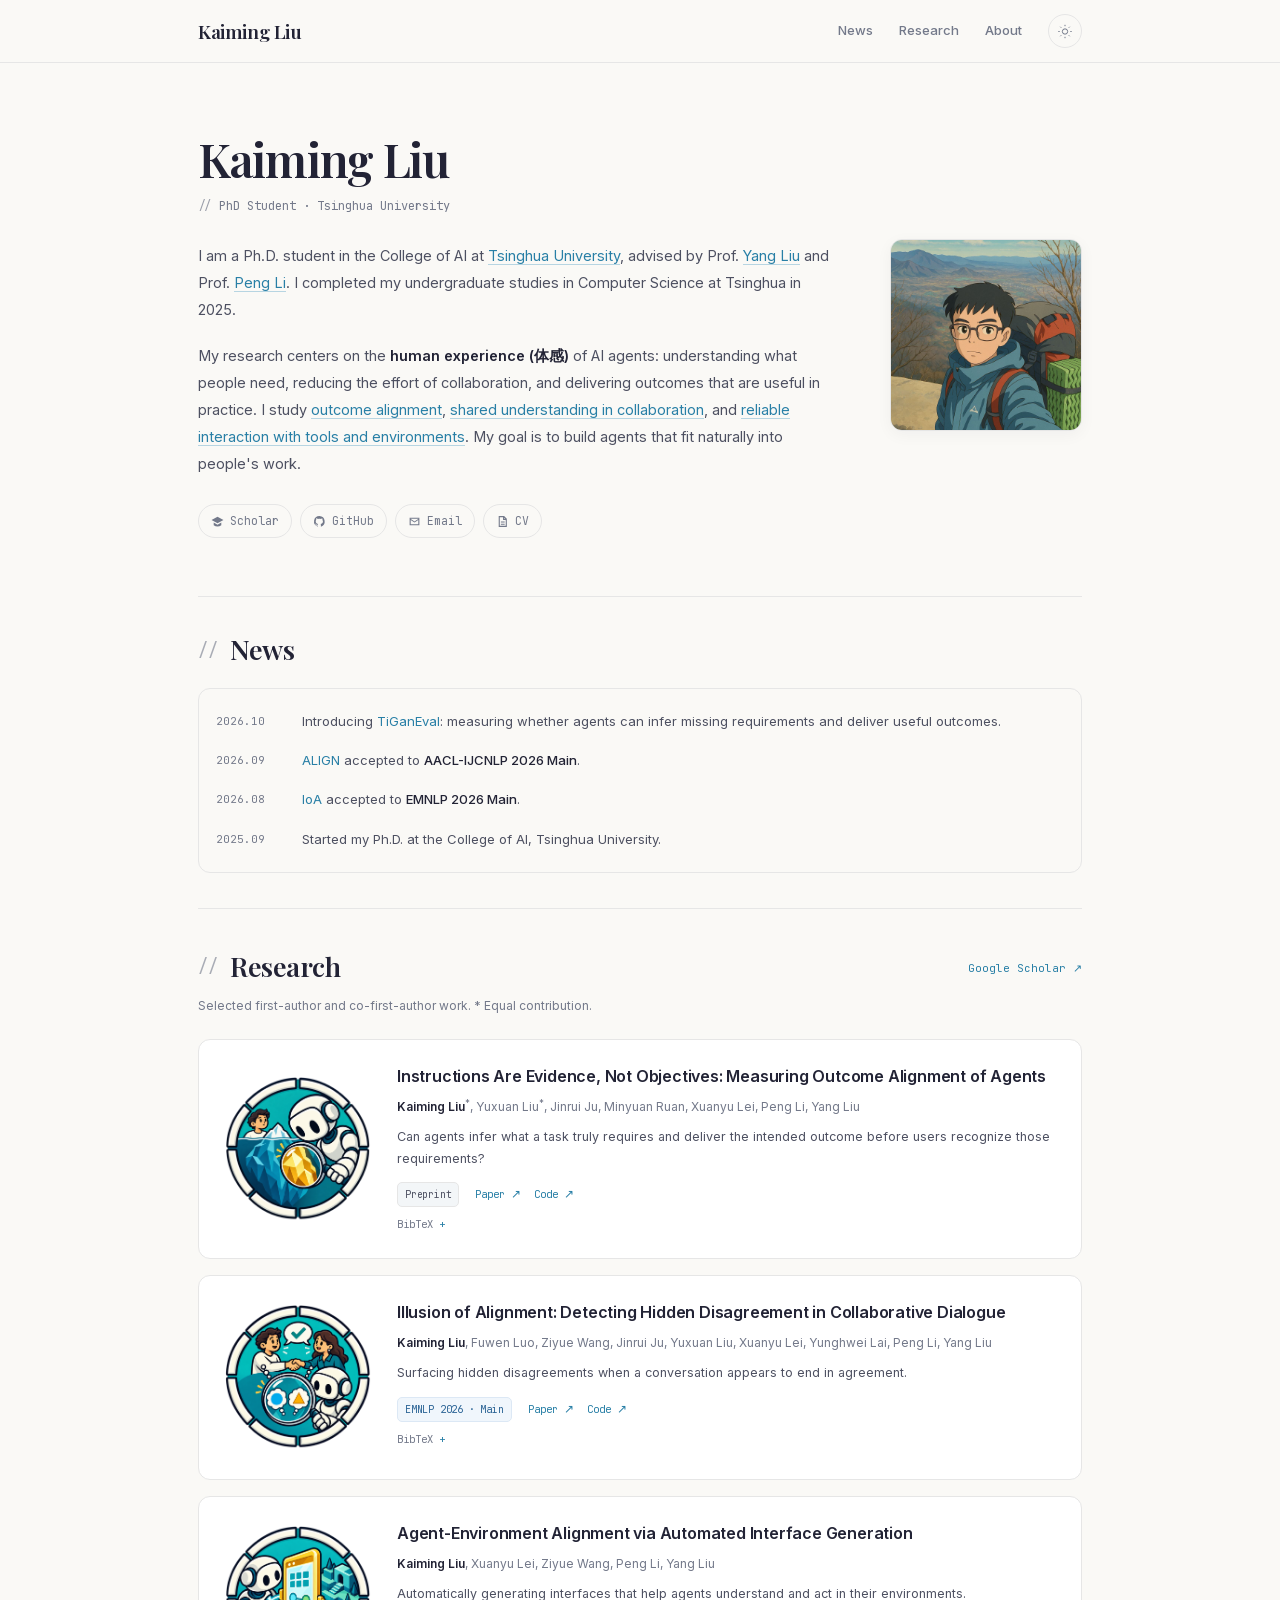
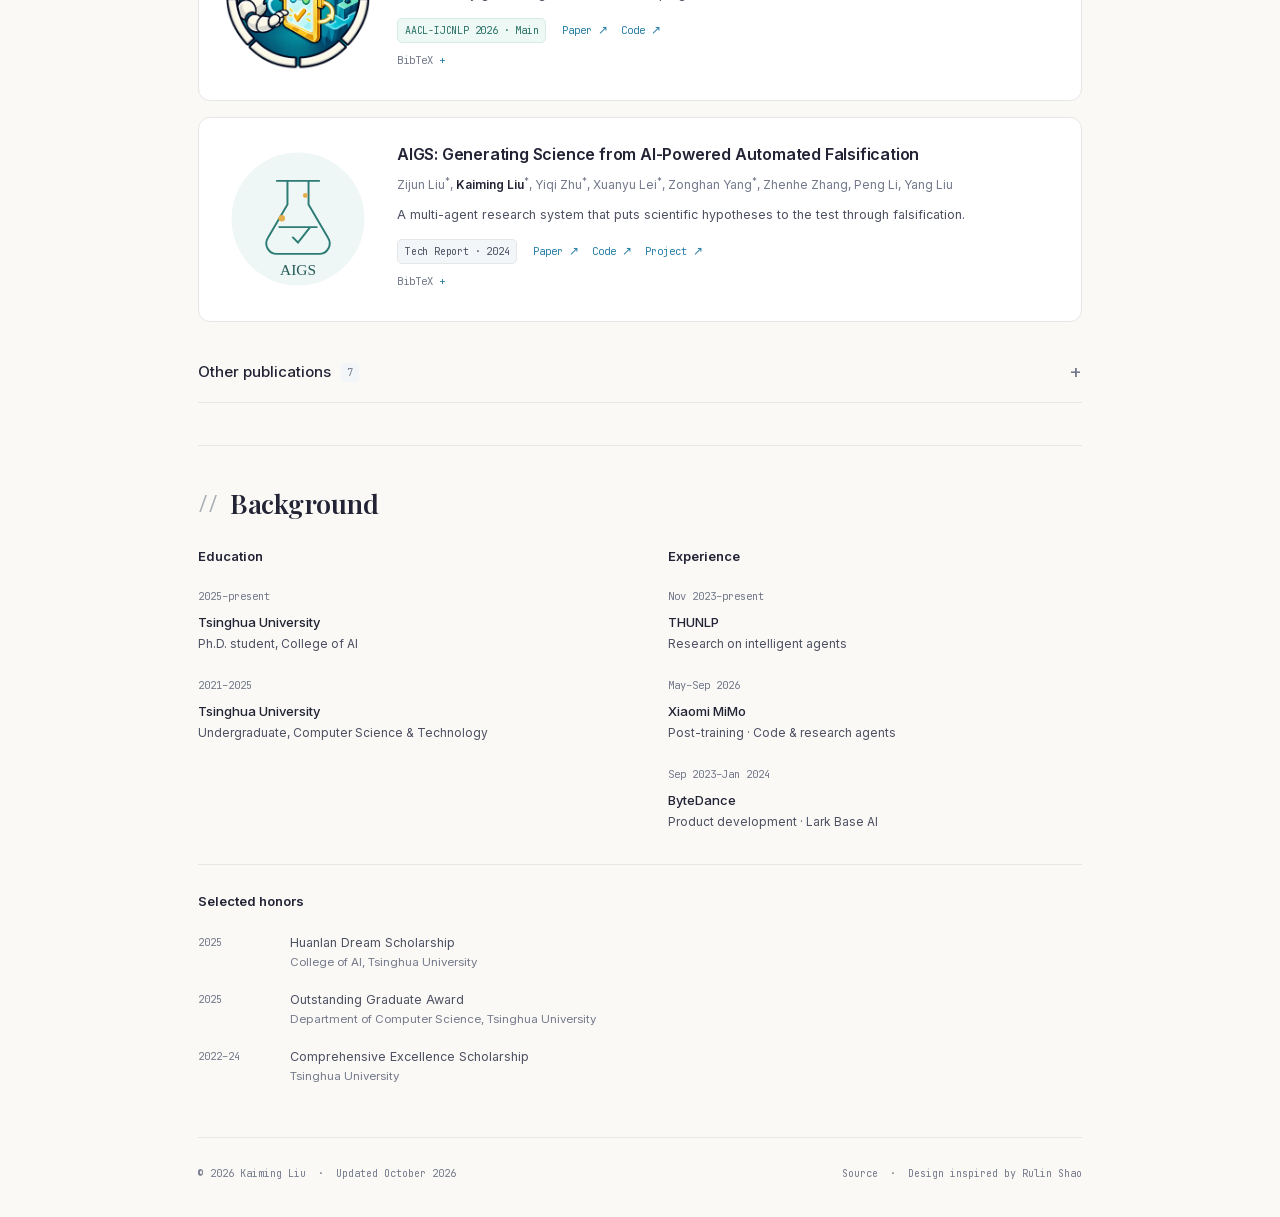
<file: index.html>
<!doctype html>
<html lang="en" data-theme="light">
<head>
  <meta charset="utf-8">
  <meta name="viewport" content="width=device-width, initial-scale=1">
  <meta name="color-scheme" content="light dark">
  <title>Kaiming Liu | Tsinghua University</title>
  <meta name="description" content="Kaiming Liu is a Ph.D. student at Tsinghua University studying the human experience of AI agents, outcome alignment, and human–agent collaboration.">
  <link rel="canonical" href="https://kming-l.github.io/">
  <meta property="og:type" content="website">
  <meta property="og:title" content="Kaiming Liu | Tsinghua University">
  <meta property="og:description" content="Building AI agents that understand what people need, collaborate naturally, and deliver useful outcomes.">
  <meta property="og:url" content="https://kming-l.github.io/">
  <meta property="og:image" content="https://kming-l.github.io/assets/portrait.jpg">
  <meta name="twitter:card" content="summary">
  <meta name="theme-color" content="#faf9f6">
  <link rel="icon" href="assets/favicon.svg" type="image/svg+xml">
  <link rel="stylesheet" href="assets/fonts/fonts.css">
  <link rel="stylesheet" href="assets/site.css">
  <script>try{const t=localStorage.getItem('kaiming-theme');if(t==='dark'||t==='light')document.documentElement.dataset.theme=t}catch{}</script>
  <script src="assets/site.js" defer></script>
  <script type="application/ld+json">{"@context":"https://schema.org","@type":"Person","name":"Kaiming Liu","url":"https://kming-l.github.io/","image":"https://kming-l.github.io/assets/portrait.jpg","jobTitle":"Ph.D. student","affiliation":{"@type":"CollegeOrUniversity","name":"Tsinghua University"},"sameAs":["https://github.com/KMing-L","https://scholar.google.com/citations?user=X9bm8UMAAAAJ&hl=en"]}</script>
</head>
<body>
  <a class="skip-link" href="#main">Skip to content</a>
  <header class="site-header">
    <nav class="nav-inner" aria-label="Main navigation">
      <a class="wordmark" href="#top">Kaiming Liu</a>
      <div class="nav-items"><a href="#news">News</a><a href="#research">Research</a><a href="#about">About</a>
        <button id="theme-toggle" type="button" aria-label="Switch to dark theme" aria-pressed="false" title="Switch theme" hidden>
          <svg class="sun-icon" viewBox="0 0 24 24" fill="none" stroke="currentColor" stroke-width="1.5" aria-hidden="true"><circle cx="12" cy="12" r="4"/><path d="M12 2v2m0 16v2M2 12h2m16 0h2M4.9 4.9l1.4 1.4m11.4 11.4 1.4 1.4M4.9 19.1l1.4-1.4M17.7 6.3l1.4-1.4"/></svg>
          <svg class="moon-icon" viewBox="0 0 24 24" fill="none" stroke="currentColor" stroke-width="1.5" aria-hidden="true"><path d="M20.7 13.3A8.9 8.9 0 0 1 10.7 3.3 9 9 0 1 0 20.7 13.3Z"/></svg>
        </button>
      </div>
    </nav>
  </header>
  <main id="main" class="page-shell">
    <section class="intro" id="top" aria-labelledby="name">
      <div class="intro-main">
        <h1 id="name">Kaiming Liu</h1>
        <p class="affiliation"><span aria-hidden="true">// </span>PhD Student · Tsinghua University</p>
        <div class="bio">
          <p>I am a Ph.D. student in the College of AI at <a href="https://www.tsinghua.edu.cn/en/">Tsinghua University</a>, advised by Prof. <a href="https://nlp.csai.tsinghua.edu.cn/~ly/">Yang Liu</a> and Prof. <a href="https://lpeng.net/">Peng Li</a>. I completed my undergraduate studies in Computer Science at Tsinghua in 2025.</p>
          <p>My research centers on the <strong>human experience (<span lang="zh-CN">体感</span>)</strong> of AI agents: understanding what people need, reducing the effort of collaboration, and delivering outcomes that are useful in practice. I study <a href="#tigan">outcome alignment</a>, <a href="#ioa">shared understanding in collaboration</a>, and <a href="#align">reliable interaction with tools and environments</a>. My goal is to build agents that fit naturally into people&#x27;s work.</p>
        </div>
        <div class="contact-links" aria-label="Profile and contact links">
          <a href="https://scholar.google.com/citations?user=X9bm8UMAAAAJ&amp;hl=en"><svg viewBox="0 0 24 24" aria-hidden="true"><path d="m12 3 11 6-11 6L1 9Zm-7 11 7 4 7-4v5c-4 3-10 3-14 0Z"/></svg>Scholar</a>
          <a href="https://github.com/KMing-L"><svg viewBox="0 0 24 24" aria-hidden="true"><path d="M12 2a10 10 0 0 0-3.2 19.5v-2c-2.8.6-3.4-1.2-3.4-1.2-.5-1.2-1.1-1.5-1.1-1.5-.9-.6.1-.6.1-.6 1 .1 1.5 1.1 1.5 1.1.9 1.5 2.3 1 2.9.8.1-.7.4-1.2.7-1.5-2.2-.3-4.5-1.1-4.5-5 0-1.1.4-2 1-2.7-.1-.3-.4-1.3.1-2.7 0 0 .8-.3 2.8 1A10 10 0 0 1 12 7c.9 0 1.7.1 2.5.3 2-1.3 2.8-1 2.8-1 .5 1.4.2 2.4.1 2.7.7.7 1 1.6 1 2.7 0 3.9-2.3 4.7-4.5 5 .4.3.7.9.7 1.8v3A10 10 0 0 0 12 2Z"/></svg>GitHub</a>
          <a href="mailto:chatkming@gmail.com"><svg viewBox="0 0 24 24" aria-hidden="true"><path d="M3 5h18v14H3Zm1.5 2 7.5 5 7.5-5H4.5ZM5 17h14V9l-7 4.7L5 9Z"/></svg>Email</a>
          <a href="cv.html"><svg viewBox="0 0 24 24" aria-hidden="true"><path d="M5 2h10l5 5v15H5Zm2 2v16h11V9h-5V4H7Zm8 1v2h2ZM9 12h7v2H9Zm0 4h7v2H9Z"/></svg>CV</a>
        </div>
      </div>
      <figure class="portrait"><img src="assets/portrait.jpg" width="1024" height="1024" alt="Illustrated hiking portrait of Kaiming Liu" fetchpriority="high"></figure>
    </section>

    <section class="page-section news-section" id="news" aria-labelledby="news-title">
      <h2 id="news-title"><span aria-hidden="true">//</span> News</h2>
      <div class="news-list">
        <div class="news-item"><time datetime="2026-10-13">2026.10</time><p>Introducing <a href="#tigan">TiGanEval</a>: measuring whether agents can infer missing requirements and deliver useful outcomes.</p></div>
        <div class="news-item"><time datetime="2026-09">2026.09</time><p><a href="#align">ALIGN</a> accepted to <strong>AACL-IJCNLP 2026 Main</strong>.</p></div>
        <div class="news-item"><time datetime="2026-08">2026.08</time><p><a href="#ioa">IoA</a> accepted to <strong>EMNLP 2026 Main</strong>.</p></div>
        <div class="news-item"><time datetime="2025-09">2025.09</time><p>Started my Ph.D. at the College of AI, Tsinghua University.</p></div>
      </div>
    </section>

    <section class="page-section" id="research" aria-labelledby="research-title">
      <div class="section-heading"><h2 id="research-title"><span aria-hidden="true">//</span> Research</h2><a class="section-link" href="https://scholar.google.com/citations?user=X9bm8UMAAAAJ&amp;hl=en">Google Scholar <span aria-hidden="true">↗</span></a></div>
      <p class="section-note">Selected first-author and co-first-author work. <span>* Equal contribution.</span></p>
      <div class="paper-list"><article class="paper-card" id="tigan">
      <a class="paper-art" href="https://arxiv.org/abs/2610.17757" aria-label="Read Instructions Are Evidence, Not Objectives: Measuring Outcome Alignment of Agents">
        <img src="assets/tigan.png" width="180" height="180" alt="TiGanEval" loading="lazy">
      </a>
      <div class="paper-body">
        <h3><a href="https://arxiv.org/abs/2610.17757">Instructions Are Evidence, Not Objectives: Measuring Outcome Alignment of Agents</a></h3>
        <p class="authors"><strong>Kaiming Liu</strong><sup>*</sup>, Yuxuan Liu<sup>*</sup>, Jinrui Ju, Minyuan Ruan, Xuanyu Lei, Peng Li, Yang Liu</p>
        <p class="paper-description">Can agents infer what a task truly requires and deliver the intended outcome before users recognize those requirements?</p>
        <div class="paper-bottom"><span class="venue neutral">Preprint</span><div class="paper-links"><a href="https://arxiv.org/abs/2610.17757">Paper <span aria-hidden="true">↗</span></a><a href="https://github.com/THUNLP-MT/TiGanEval">Code <span aria-hidden="true">↗</span></a></div></div>
        <details class="citation"><summary>BibTeX</summary><div class="citation-panel"><button class="copy-citation" type="button">Copy citation</button><pre tabindex="0">@misc{tigan2026,
  title = {Instructions Are Evidence, Not Objectives: Measuring Outcome Alignment of Agents},
  author = {Kaiming Liu and Yuxuan Liu and Jinrui Ju and Minyuan Ruan and Xuanyu Lei and Peng Li and Yang Liu},
  year = {2026},
  eprint = {2610.17757},
  archivePrefix = {arXiv},
  url = {https://arxiv.org/abs/2610.17757}
}</pre></div></details>
      </div>
    </article>
<article class="paper-card" id="ioa">
      <a class="paper-art" href="https://arxiv.org/abs/2608.08210" aria-label="Read Illusion of Alignment: Detecting Hidden Disagreement in Collaborative Dialogue">
        <img src="assets/ioa.png" width="180" height="180" alt="IoA" loading="lazy">
      </a>
      <div class="paper-body">
        <h3><a href="https://arxiv.org/abs/2608.08210">Illusion of Alignment: Detecting Hidden Disagreement in Collaborative Dialogue</a></h3>
        <p class="authors"><strong>Kaiming Liu</strong>, Fuwen Luo, Ziyue Wang, Jinrui Ju, Yuxuan Liu, Xuanyu Lei, Yunghwei Lai, Peng Li, Yang Liu</p>
        <p class="paper-description">Surfacing hidden disagreements when a conversation appears to end in agreement.</p>
        <div class="paper-bottom"><span class="venue blue">EMNLP 2026 · Main</span><div class="paper-links"><a href="https://arxiv.org/abs/2608.08210">Paper <span aria-hidden="true">↗</span></a><a href="https://github.com/THUNLP-MT/IoA">Code <span aria-hidden="true">↗</span></a></div></div>
        <details class="citation"><summary>BibTeX</summary><div class="citation-panel"><button class="copy-citation" type="button">Copy citation</button><pre tabindex="0">@misc{ioa2026,
  title = {Illusion of Alignment: Detecting Hidden Disagreement in Collaborative Dialogue},
  author = {Kaiming Liu and Fuwen Luo and Ziyue Wang and Jinrui Ju and Yuxuan Liu and Xuanyu Lei and Yunghwei Lai and Peng Li and Yang Liu},
  year = {2026},
  eprint = {2608.08210},
  archivePrefix = {arXiv},
  url = {https://arxiv.org/abs/2608.08210}
}</pre></div></details>
      </div>
    </article>
<article class="paper-card" id="align">
      <a class="paper-art" href="https://arxiv.org/abs/2505.21055" aria-label="Read Agent-Environment Alignment via Automated Interface Generation">
        <img src="assets/align.png" width="180" height="180" alt="ALIGN" loading="lazy">
      </a>
      <div class="paper-body">
        <h3><a href="https://arxiv.org/abs/2505.21055">Agent-Environment Alignment via Automated Interface Generation</a></h3>
        <p class="authors"><strong>Kaiming Liu</strong>, Xuanyu Lei, Ziyue Wang, Peng Li, Yang Liu</p>
        <p class="paper-description">Automatically generating interfaces that help agents understand and act in their environments.</p>
        <div class="paper-bottom"><span class="venue teal">AACL-IJCNLP 2026 · Main</span><div class="paper-links"><a href="https://arxiv.org/abs/2505.21055">Paper <span aria-hidden="true">↗</span></a><a href="https://github.com/THUNLP-MT/ALIGN">Code <span aria-hidden="true">↗</span></a></div></div>
        <details class="citation"><summary>BibTeX</summary><div class="citation-panel"><button class="copy-citation" type="button">Copy citation</button><pre tabindex="0">@misc{align2025,
  title = {Agent-Environment Alignment via Automated Interface Generation},
  author = {Kaiming Liu and Xuanyu Lei and Ziyue Wang and Peng Li and Yang Liu},
  year = {2025},
  eprint = {2505.21055},
  archivePrefix = {arXiv},
  url = {https://arxiv.org/abs/2505.21055}
}</pre></div></details>
      </div>
    </article>
<article class="paper-card" id="aigs">
      <a class="paper-art" href="https://arxiv.org/abs/2411.11910" aria-label="Read AIGS: Generating Science from AI-Powered Automated Falsification">
        <img src="assets/aigs.svg" width="180" height="180" alt="AIGS" loading="lazy">
      </a>
      <div class="paper-body">
        <h3><a href="https://arxiv.org/abs/2411.11910">AIGS: Generating Science from AI-Powered Automated Falsification</a></h3>
        <p class="authors">Zijun Liu<sup>*</sup>, <strong>Kaiming Liu</strong><sup>*</sup>, Yiqi Zhu<sup>*</sup>, Xuanyu Lei<sup>*</sup>, Zonghan Yang<sup>*</sup>, Zhenhe Zhang, Peng Li, Yang Liu</p>
        <p class="paper-description">A multi-agent research system that puts scientific hypotheses to the test through falsification.</p>
        <div class="paper-bottom"><span class="venue neutral">Tech Report · 2024</span><div class="paper-links"><a href="https://arxiv.org/abs/2411.11910">Paper <span aria-hidden="true">↗</span></a><a href="https://github.com/AgentForceTeamOfficial/Baby-AIGS">Code <span aria-hidden="true">↗</span></a><a href="https://agent-force.github.io/AIGS/">Project <span aria-hidden="true">↗</span></a></div></div>
        <details class="citation"><summary>BibTeX</summary><div class="citation-panel"><button class="copy-citation" type="button">Copy citation</button><pre tabindex="0">@misc{aigs2024,
  title = {AIGS: Generating Science from AI-Powered Automated Falsification},
  author = {Zijun Liu and Kaiming Liu and Yiqi Zhu and Xuanyu Lei and Zonghan Yang and Zhenhe Zhang and Peng Li and Yang Liu},
  year = {2024},
  eprint = {2411.11910},
  archivePrefix = {arXiv},
  url = {https://arxiv.org/abs/2411.11910}
}</pre></div></details>
      </div>
    </article></div>
      <details class="other-publications" id="other-publications"><summary>Other publications <span class="count">7</span><span class="expand-mark" aria-hidden="true">+</span></summary><div class="other-list"><article class="compact-paper" id="mimo"><h3><a href="https://arxiv.org/abs/2610.11959">MiMo-V2.6: Scaling Reinforcement Learning Towards Self-Improvement</a></h3><p class="authors">Xiaomi LLM-Core Team</p><p class="compact-venue">Tech Report · 2026 <span aria-hidden="true">·</span> <a href="https://arxiv.org/abs/2610.11959">Paper ↗</a></p></article>
<article class="compact-paper" id="state2state"><h3><a href="https://arxiv.org/abs/2608.04934">State2State: Environment-Derived Mid-Training for LLM Agents</a></h3><p class="authors">Xuanyu Lei, Yiqi Zhu, Chenliang Li, <strong>Kaiming Liu</strong>, Peng Li, Ming Yan, Jieping Ye, Ya-Qin Zhang, Yang Liu</p><p class="compact-venue">Preprint · 2026 <span aria-hidden="true">·</span> <a href="https://arxiv.org/abs/2608.04934">Paper ↗</a></p></article>
<article class="compact-paper" id="beyond-words"><h3><a href="https://arxiv.org/abs/2602.13832">Beyond Words: Evaluating and Bridging Epistemic Divergence in User-Agent Interaction via Theory of Mind</a></h3><p class="authors">Minyuan Ruan<sup>*</sup>, Ziyue Wang<sup>*</sup>, <strong>Kaiming Liu</strong>, Yunghwei Lai, Peng Li, Yang Liu</p><p class="compact-venue">Preprint · 2026 <span aria-hidden="true">·</span> <a href="https://arxiv.org/abs/2602.13832">Paper ↗</a></p></article>
<article class="compact-paper" id="doctor-r1"><h3><a href="https://arxiv.org/abs/2510.04284">Doctor-R1: Mastering Clinical Inquiry with Experiential Agentic Reinforcement Learning</a></h3><p class="authors">Yunghwei Lai, <strong>Kaiming Liu</strong>, Ziyue Wang, Weizhi Ma, Yang Liu</p><p class="compact-venue">ICLR 2026 <span aria-hidden="true">·</span> <a href="https://arxiv.org/abs/2510.04284">Paper ↗</a></p></article>
<article class="compact-paper" id="writing-rl"><h3><a href="https://aclanthology.org/2026.acl-long.255/">Writing-RL: Advancing Long-form Writing via Adaptive Curriculum Reinforcement Learning</a></h3><p class="authors">Xuanyu Lei, Chenliang Li, Yuning Wu, <strong>Kaiming Liu</strong>, Weizhou Shen, Peng Li, Ming Yan, Fei Huang, Ya-Qin Zhang, Yang Liu</p><p class="compact-venue">ACL 2026 · Main <span aria-hidden="true">·</span> <a href="https://aclanthology.org/2026.acl-long.255/">Paper ↗</a></p></article>
<article class="compact-paper" id="edc2-rag"><h3><a href="https://aclanthology.org/2025.findings-emnlp.522/">Efficient Dynamic Clustering-Based Document Compression for Retrieval-Augmented-Generation</a></h3><p class="authors">Weitao Li, Xiangyu Zhang, <strong>Kaiming Liu</strong>, Xuanyu Lei, Weizhi Ma, Yang Liu</p><p class="compact-venue">EMNLP 2025 · Findings <span aria-hidden="true">·</span> <a href="https://aclanthology.org/2025.findings-emnlp.522/">Paper ↗</a></p></article>
<article class="compact-paper" id="unified-alignment"><h3><a href="https://arxiv.org/abs/2402.07744">Towards Unified Alignment Between Agents, Humans, and Environment</a></h3><p class="authors">Zonghan Yang<sup>*</sup>, An Liu<sup>*</sup>, Zijun Liu<sup>*</sup>, <strong>Kaiming Liu</strong>, Fangzhou Xiong, Yile Wang, Zeyuan Yang, Qingyuan Hu, Xinrui Chen, Zhenhe Zhang, Fuwen Luo, Zhicheng Guo, Peng Li, Yang Liu</p><p class="compact-venue">ICML 2024 <span aria-hidden="true">·</span> <a href="https://arxiv.org/abs/2402.07744">Paper ↗</a></p></article></div></details>
    </section>

    <section class="page-section" id="about" aria-labelledby="about-title">
      <h2 id="about-title"><span aria-hidden="true">//</span> Background</h2>
      <div class="background-grid">
        <div><h3 class="small-heading">Education</h3><div class="history-item"><p class="history-date">2025–present</p><h4>Tsinghua University</h4><p>Ph.D. student, College of AI</p></div><div class="history-item"><p class="history-date">2021–2025</p><h4>Tsinghua University</h4><p>Undergraduate, Computer Science &amp; Technology</p></div></div>
        <div><h3 class="small-heading">Experience</h3><div class="history-item"><p class="history-date">Nov 2023–present</p><h4>THUNLP</h4><p>Research on intelligent agents</p></div><div class="history-item"><p class="history-date">May–Sep 2026</p><h4>Xiaomi MiMo</h4><p>Post-training · Code &amp; research agents</p></div><div class="history-item"><p class="history-date">Sep 2023–Jan 2024</p><h4>ByteDance</h4><p>Product development · Lark Base AI</p></div></div>
      </div>
      <div class="honors"><h3 class="small-heading">Selected honors</h3><ul><li><span>2025</span><div>Huanlan Dream Scholarship <small>College of AI, Tsinghua University</small></div></li><li><span>2025</span><div>Outstanding Graduate Award <small>Department of Computer Science, Tsinghua University</small></div></li><li><span>2022–24</span><div>Comprehensive Excellence Scholarship <small>Tsinghua University</small></div></li></ul></div>
    </section>
    <footer><p>© 2026 Kaiming Liu <span>·</span> Updated October 2026</p><p><a href="https://github.com/KMing-L/KMing-L.github.io">Source</a> <span>·</span> Design inspired by <a href="https://rulinshao.github.io/">Rulin Shao</a></p></footer>
  </main>
  <div id="status-message" class="sr-only" role="status" aria-live="polite"></div>
</body>
</html>
</file>
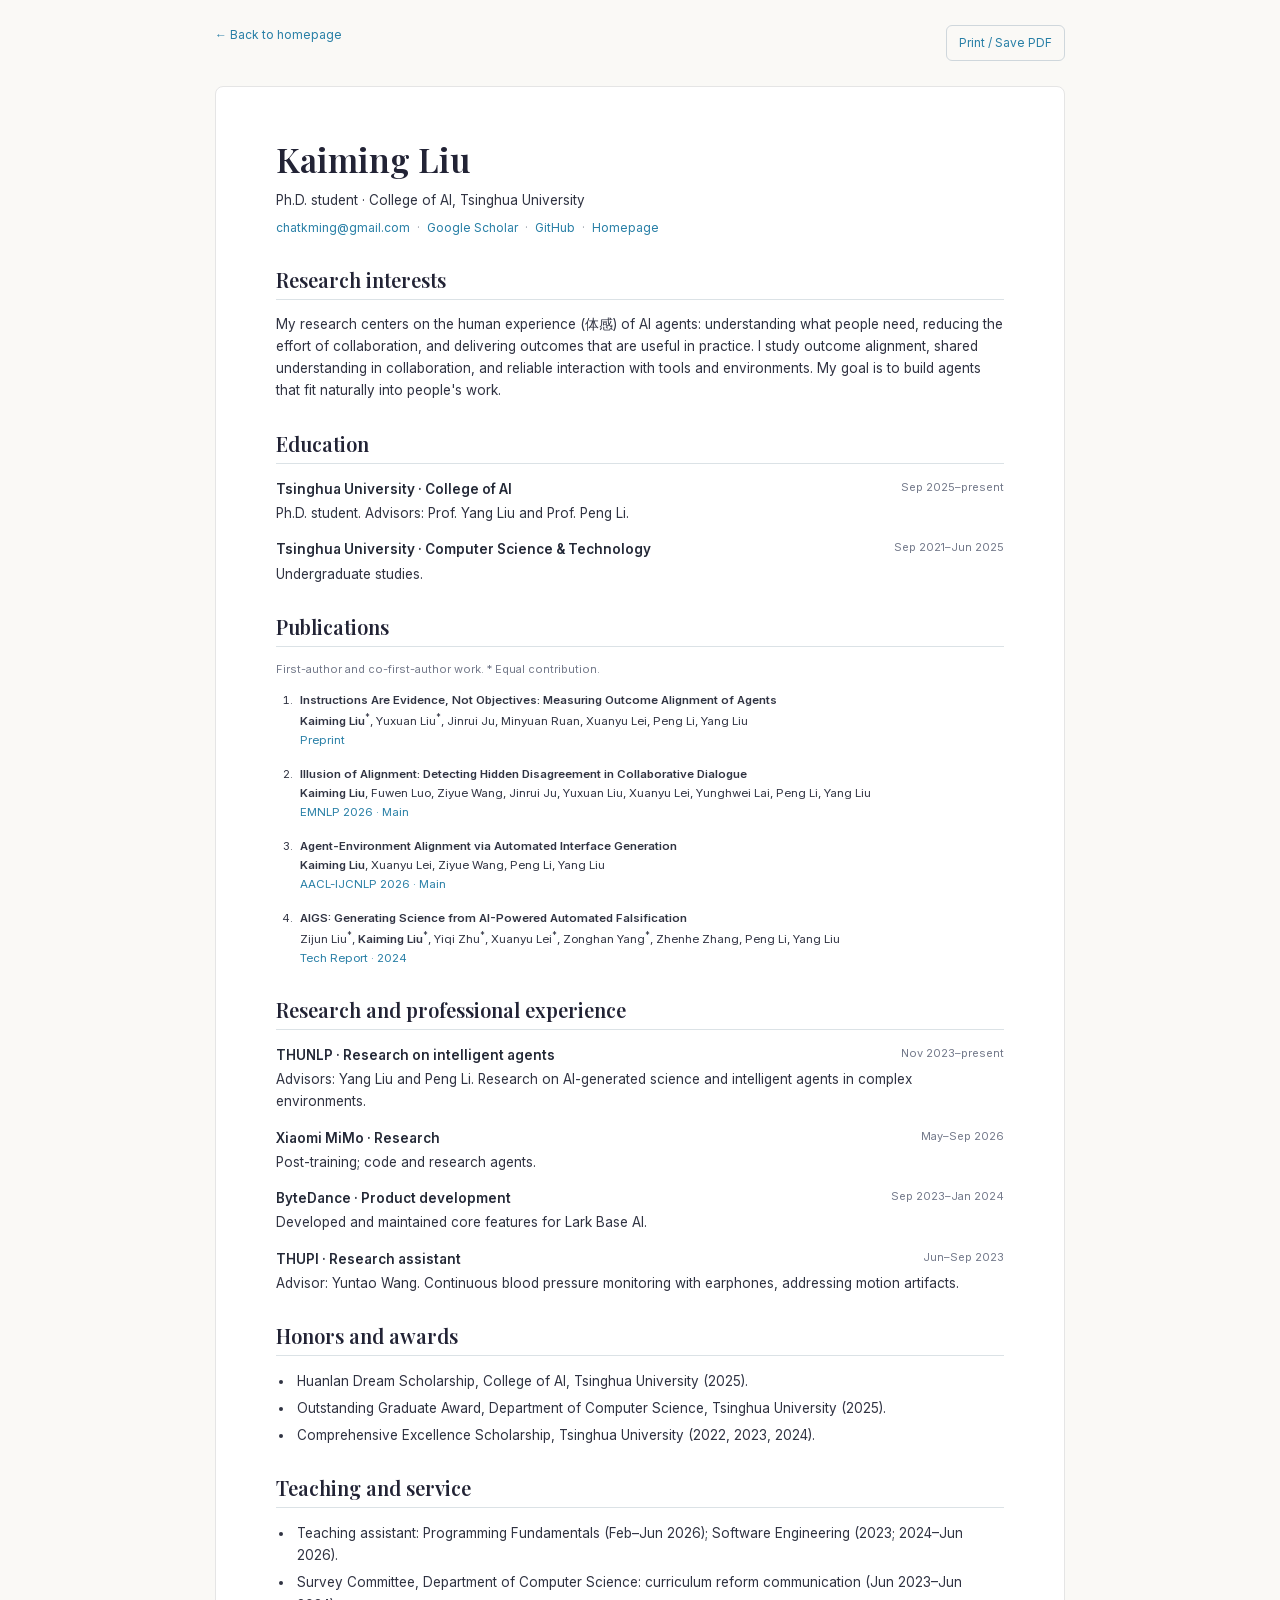
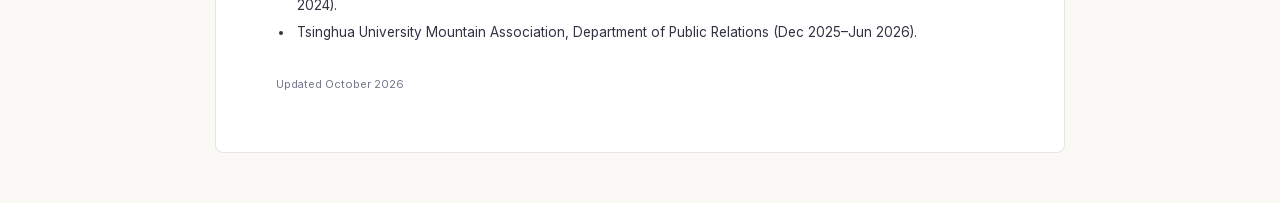
<file: cv.html>
<!doctype html>
<html lang="en">
<head>
  <meta charset="utf-8"><meta name="viewport" content="width=device-width, initial-scale=1">
  <title>Kaiming Liu | Curriculum Vitae</title>
  <meta name="description" content="Academic CV of Kaiming Liu, Ph.D. student at Tsinghua University.">
  <link rel="canonical" href="https://kming-l.github.io/cv.html">
  <link rel="icon" href="assets/favicon.svg" type="image/svg+xml">
  <link rel="stylesheet" href="assets/fonts/fonts.css">
  <style>
    *{box-sizing:border-box}body{margin:0;color:#303342;background:#faf9f6;font:13.5px/1.65 'Inter',Arial,sans-serif}a{color:#287fa6;text-decoration:none}a:hover{text-decoration:underline}.toolbar{max-width:900px;margin:25px auto;display:flex;justify-content:space-between;padding:0 25px;font-size:12px}.toolbar button{background:none;border:1px solid #cfd7dc;border-radius:6px;padding:7px 12px;font:inherit;color:#287fa6;cursor:pointer}.cv{max-width:850px;margin:0 auto 50px;padding:52px 60px;background:#fff;border:1px solid #e5e5e5;border-radius:8px}h1{font:600 34px/1.2 'Playfair Display',Georgia,serif;color:#222335;margin:0 0 9px}h2{font:600 20px/1.4 'Playfair Display',Georgia,serif;color:#222335;border-bottom:1px solid #dbe2e6;padding-bottom:5px;margin:28px 0 13px}p{margin:7px 0}.contact{font-size:12px}.contact span{margin:0 7px;color:#9a9fa9}.item{margin:14px 0}.item-head{display:flex;justify-content:space-between;gap:15px}.item-head strong{color:#242937}.date{white-space:nowrap;color:#73798a;font-size:11px}.item p{margin:2px 0}.publications{padding-left:20px}.publications li{padding-left:4px;margin:0 0 15px;font-size:11.5px;line-height:1.65;break-inside:avoid}.publications a{color:#303342}.publications strong{font-weight:600}.cv-venue{color:#287fa6}.note,.updated{font-size:11px;color:#73798a}ul{padding-left:18px}li{padding-left:3px;margin:5px 0}sup{font-size:.75em}.updated{margin-top:32px}h2{break-after:avoid}.item{break-inside:avoid}button:focus-visible,a:focus-visible{outline:2px solid #287fa6;outline-offset:4px}@media(max-width:600px){.cv{margin:0 15px 30px;padding:28px 22px}.item-head{display:block}.date{display:block}.toolbar{margin:15px auto}h1{font-size:31px}}@page{size:A4;margin:15mm 17mm}@media print{body{font-size:10px;background:#fff;color:#222}.toolbar{display:none}.cv{border:0;margin:0;padding:0;max-width:none;border-radius:0}h1{font-size:28px}h2{font-size:16px;margin-top:18px}.contact{font-size:9px}.item{margin:9px 0}.date{font-size:9px}.publications li{font-size:9px;margin-bottom:10px}.note,.updated{font-size:9px}.updated{margin-top:14px}a{color:inherit}.cv-venue{color:#435363}}
  </style>
</head>
<body>
<nav class="toolbar" aria-label="CV navigation"><a href="./">← Back to homepage</a><button type="button" onclick="window.print()">Print / Save PDF</button></nav>
<main class="cv">
  <header><h1>Kaiming Liu</h1><p>Ph.D. student · College of AI, Tsinghua University</p><p class="contact"><a href="mailto:chatkming@gmail.com">chatkming@gmail.com</a><span>·</span><a href="https://scholar.google.com/citations?user=X9bm8UMAAAAJ&hl=en">Google Scholar</a><span>·</span><a href="https://github.com/KMing-L">GitHub</a><span>·</span><a href="https://kming-l.github.io/">Homepage</a></p></header>
  <section><h2>Research interests</h2><p>My research centers on the human experience (体感) of AI agents: understanding what people need, reducing the effort of collaboration, and delivering outcomes that are useful in practice. I study outcome alignment, shared understanding in collaboration, and reliable interaction with tools and environments. My goal is to build agents that fit naturally into people&#x27;s work.</p></section>
  <section><h2>Education</h2><div class="item"><div class="item-head"><strong>Tsinghua University · College of AI</strong><span class="date">Sep 2025–present</span></div><p>Ph.D. student. Advisors: Prof. Yang Liu and Prof. Peng Li.</p></div><div class="item"><div class="item-head"><strong>Tsinghua University · Computer Science &amp; Technology</strong><span class="date">Sep 2021–Jun 2025</span></div><p>Undergraduate studies.</p></div></section>
  <section><h2>Publications</h2><p class="note">First-author and co-first-author work. * Equal contribution.</p><ol class="publications"><li><a href="https://arxiv.org/abs/2610.17757"><strong>Instructions Are Evidence, Not Objectives: Measuring Outcome Alignment of Agents</strong></a><br><strong>Kaiming Liu</strong><sup>*</sup>, Yuxuan Liu<sup>*</sup>, Jinrui Ju, Minyuan Ruan, Xuanyu Lei, Peng Li, Yang Liu<br><span class="cv-venue">Preprint</span></li>
<li><a href="https://arxiv.org/abs/2608.08210"><strong>Illusion of Alignment: Detecting Hidden Disagreement in Collaborative Dialogue</strong></a><br><strong>Kaiming Liu</strong>, Fuwen Luo, Ziyue Wang, Jinrui Ju, Yuxuan Liu, Xuanyu Lei, Yunghwei Lai, Peng Li, Yang Liu<br><span class="cv-venue">EMNLP 2026 · Main</span></li>
<li><a href="https://arxiv.org/abs/2505.21055"><strong>Agent-Environment Alignment via Automated Interface Generation</strong></a><br><strong>Kaiming Liu</strong>, Xuanyu Lei, Ziyue Wang, Peng Li, Yang Liu<br><span class="cv-venue">AACL-IJCNLP 2026 · Main</span></li>
<li><a href="https://arxiv.org/abs/2411.11910"><strong>AIGS: Generating Science from AI-Powered Automated Falsification</strong></a><br>Zijun Liu<sup>*</sup>, <strong>Kaiming Liu</strong><sup>*</sup>, Yiqi Zhu<sup>*</sup>, Xuanyu Lei<sup>*</sup>, Zonghan Yang<sup>*</sup>, Zhenhe Zhang, Peng Li, Yang Liu<br><span class="cv-venue">Tech Report · 2024</span></li></ol></section>
  <section><h2>Research and professional experience</h2><div class="item"><div class="item-head"><strong>THUNLP · Research on intelligent agents</strong><span class="date">Nov 2023–present</span></div><p>Advisors: Yang Liu and Peng Li. Research on AI-generated science and intelligent agents in complex environments.</p></div><div class="item"><div class="item-head"><strong>Xiaomi MiMo · Research</strong><span class="date">May–Sep 2026</span></div><p>Post-training; code and research agents.</p></div><div class="item"><div class="item-head"><strong>ByteDance · Product development</strong><span class="date">Sep 2023–Jan 2024</span></div><p>Developed and maintained core features for Lark Base AI.</p></div><div class="item"><div class="item-head"><strong>THUPI · Research assistant</strong><span class="date">Jun–Sep 2023</span></div><p>Advisor: Yuntao Wang. Continuous blood pressure monitoring with earphones, addressing motion artifacts.</p></div></section>
  <section><h2>Honors and awards</h2><ul><li>Huanlan Dream Scholarship, College of AI, Tsinghua University (2025).</li><li>Outstanding Graduate Award, Department of Computer Science, Tsinghua University (2025).</li><li>Comprehensive Excellence Scholarship, Tsinghua University (2022, 2023, 2024).</li></ul></section>
  <section><h2>Teaching and service</h2><ul><li>Teaching assistant: Programming Fundamentals (Feb–Jun 2026); Software Engineering (2023; 2024–Jun 2026).</li><li>Survey Committee, Department of Computer Science: curriculum reform communication (Jun 2023–Jun 2024).</li><li>Tsinghua University Mountain Association, Department of Public Relations (Dec 2025–Jun 2026).</li></ul></section>
  <p class="updated">Updated October 2026</p>
</main>
</body>
</html>
</file>
<file: assets/fonts/fonts.css>
@font-face {
  font-family: 'Inter';
  font-style: normal;
  font-weight: 400;
  font-display: swap;
  src: url(inter.woff2) format('woff2');
  unicode-range: U+0000-00FF, U+0131, U+0152-0153, U+02BB-02BC, U+02C6, U+02DA, U+02DC, U+0304, U+0308, U+0329, U+2000-206F, U+20AC, U+2122, U+2191, U+2193, U+2212, U+2215, U+FEFF, U+FFFD;
}
@font-face {
  font-family: 'Inter';
  font-style: normal;
  font-weight: 500;
  font-display: swap;
  src: url(inter.woff2) format('woff2');
  unicode-range: U+0000-00FF, U+0131, U+0152-0153, U+02BB-02BC, U+02C6, U+02DA, U+02DC, U+0304, U+0308, U+0329, U+2000-206F, U+20AC, U+2122, U+2191, U+2193, U+2212, U+2215, U+FEFF, U+FFFD;
}
@font-face {
  font-family: 'Inter';
  font-style: normal;
  font-weight: 600;
  font-display: swap;
  src: url(inter.woff2) format('woff2');
  unicode-range: U+0000-00FF, U+0131, U+0152-0153, U+02BB-02BC, U+02C6, U+02DA, U+02DC, U+0304, U+0308, U+0329, U+2000-206F, U+20AC, U+2122, U+2191, U+2193, U+2212, U+2215, U+FEFF, U+FFFD;
}
@font-face {
  font-family: 'JetBrains Mono';
  font-style: normal;
  font-weight: 400;
  font-display: swap;
  src: url(jetbrains-mono.woff2) format('woff2');
  unicode-range: U+0000-00FF, U+0131, U+0152-0153, U+02BB-02BC, U+02C6, U+02DA, U+02DC, U+0304, U+0308, U+0329, U+2000-206F, U+20AC, U+2122, U+2191, U+2193, U+2212, U+2215, U+FEFF, U+FFFD;
}
@font-face {
  font-family: 'JetBrains Mono';
  font-style: normal;
  font-weight: 500;
  font-display: swap;
  src: url(jetbrains-mono.woff2) format('woff2');
  unicode-range: U+0000-00FF, U+0131, U+0152-0153, U+02BB-02BC, U+02C6, U+02DA, U+02DC, U+0304, U+0308, U+0329, U+2000-206F, U+20AC, U+2122, U+2191, U+2193, U+2212, U+2215, U+FEFF, U+FFFD;
}
@font-face {
  font-family: 'Playfair Display';
  font-style: normal;
  font-weight: 500;
  font-display: swap;
  src: url(playfair-display.woff2) format('woff2');
  unicode-range: U+0000-00FF, U+0131, U+0152-0153, U+02BB-02BC, U+02C6, U+02DA, U+02DC, U+0304, U+0308, U+0329, U+2000-206F, U+20AC, U+2122, U+2191, U+2193, U+2212, U+2215, U+FEFF, U+FFFD;
}
@font-face {
  font-family: 'Playfair Display';
  font-style: normal;
  font-weight: 600;
  font-display: swap;
  src: url(playfair-display.woff2) format('woff2');
  unicode-range: U+0000-00FF, U+0131, U+0152-0153, U+02BB-02BC, U+02C6, U+02DA, U+02DC, U+0304, U+0308, U+0329, U+2000-206F, U+20AC, U+2122, U+2191, U+2193, U+2212, U+2215, U+FEFF, U+FFFD;
}
@font-face {
  font-family: 'Playfair Display';
  font-style: normal;
  font-weight: 700;
  font-display: swap;
  src: url(playfair-display.woff2) format('woff2');
  unicode-range: U+0000-00FF, U+0131, U+0152-0153, U+02BB-02BC, U+02C6, U+02DA, U+02DC, U+0304, U+0308, U+0329, U+2000-206F, U+20AC, U+2122, U+2191, U+2193, U+2212, U+2215, U+FEFF, U+FFFD;
}
</file>
<file: assets/site.css>
:root{--page:#faf9f6;--surface:#fff;--ink:#222335;--body:#4d5061;--muted:#73798a;--link:#287fa6;--line:#e6e6e6;--accent-line:#b7d5e2;--soft:#f3f6f8;--serif:'Playfair Display',Georgia,serif;--sans:'Inter',-apple-system,BlinkMacSystemFont,'Segoe UI',sans-serif;--mono:'JetBrains Mono',ui-monospace,monospace;color-scheme:light}
html[data-theme=dark]{--page:#14151d;--surface:#1c1e29;--ink:#edf0f5;--body:#c0c4d0;--muted:#9aa5b8;--link:#8fc5e1;--line:#323645;--accent-line:#53738a;--soft:#242a38;color-scheme:dark}
*{box-sizing:border-box}html{scroll-behavior:smooth;scroll-padding-top:84px}body{margin:0;background:var(--page);color:var(--body);font:15px/1.78 var(--sans);-webkit-font-smoothing:antialiased}a{color:var(--link);text-decoration:none;text-underline-offset:3px}a:hover{text-decoration:underline}button,summary,a{-webkit-tap-highlight-color:transparent}a:focus-visible,button:focus-visible,summary:focus-visible,pre:focus-visible{outline:2px solid var(--link);outline-offset:5px;border-radius:3px}button{font:inherit}img,svg{display:block;max-width:100%}p,h1,h2,h3,h4,figure{margin:0}strong{font-weight:600;color:var(--ink)}sup{font-size:.75em;line-height:0}button[hidden]{display:none!important}
.site-header{position:sticky;z-index:10;top:0;border-bottom:1px solid var(--line);background:var(--page)}.nav-inner{max-width:940px;padding:0 28px;height:62px;margin:auto;display:flex;align-items:center;justify-content:space-between}.wordmark{font:600 19px var(--serif);color:var(--ink);letter-spacing:-.4px}.wordmark:hover{text-decoration:none}.nav-items{display:flex;align-items:center;gap:26px}.nav-items>a{font-size:13px;color:var(--muted);font-weight:500}.nav-items>a:hover{color:var(--link)}#theme-toggle{width:34px;height:34px;padding:8px;border:1px solid var(--line);border-radius:50%;background:transparent;color:var(--muted);cursor:pointer}#theme-toggle:hover{color:var(--link);border-color:var(--accent-line)}#theme-toggle svg{width:17px;height:17px}.moon-icon,[data-theme=dark] .sun-icon{display:none}[data-theme=dark] .moon-icon{display:block}
.page-shell{max-width:940px;padding:0 28px;margin:0 auto}.intro{display:grid;grid-template-columns:minmax(0,1fr) 192px;align-items:center;gap:52px;padding:68px 0 58px;scroll-margin-top:80px}h1{font:600 47px/1.17 var(--serif);letter-spacing:-1.3px;color:var(--ink)}.affiliation{font:12px/1.8 var(--mono);color:var(--muted);margin-top:10px;margin-bottom:25px}.affiliation span{color:var(--muted);opacity:.7}.bio p{font-size:14.5px;line-height:1.86;margin-bottom:20px}.bio a{box-shadow:0 1px 0 var(--accent-line)}.bio a:hover{box-shadow:0 1px 0 var(--link);text-decoration:none}.contact-links{display:flex;flex-wrap:wrap;gap:8px;margin-top:26px}.contact-links a{display:inline-flex;align-items:center;gap:6px;border:1px solid var(--line);border-radius:24px;font:11.5px/1.4 var(--mono);padding:8px 12px;color:var(--muted);transition:border-color .15s,color .15s}.contact-links a:hover{color:var(--link);border-color:var(--accent-line);text-decoration:none}.contact-links svg{width:13px;height:13px;fill:currentColor}.portrait{width:192px;height:192px;border:1px solid var(--line);border-radius:12px;overflow:hidden;background:#fff;box-shadow:0 4px 16px #1a20370b}.portrait img{width:100%;height:100%;object-fit:cover;object-position:center}
.page-section{border-top:1px solid var(--line);padding:39px 0 42px;scroll-margin-top:76px}h2{font:600 27px/1.4 var(--serif);color:var(--ink);letter-spacing:-.5px;display:flex;gap:13px;align-items:center;margin-bottom:24px}h2>span{font:400 17px var(--mono);color:var(--muted);opacity:.6}.section-heading{display:flex;align-items:baseline;justify-content:space-between;gap:16px}.section-heading h2{margin-bottom:10px}.section-link{font:11px/1.6 var(--mono);white-space:nowrap}.section-note{font-size:12px;color:var(--muted);margin-bottom:22px}.section-note>span{white-space:nowrap}.news-section{padding-top:34px;padding-bottom:35px}.news-section h2{margin-bottom:19px}.news-list{border:1px solid var(--line);border-radius:12px;padding:13px 17px}.news-item{display:grid;grid-template-columns:73px minmax(0,1fr);gap:13px;padding:8px 0;font-size:13px;line-height:1.75}.news-item time,.news-date{font:11px/2.1 var(--mono);color:var(--muted)}.news-item strong{font-weight:500}
.paper-list{display:flex;flex-direction:column;gap:16px}.paper-card{display:grid;grid-template-columns:150px minmax(0,1fr);gap:24px;padding:24px;border:1px solid var(--line);border-radius:12px;background:var(--surface);scroll-margin-top:85px;transition:border-color .16s,box-shadow .16s}.paper-card:hover{border-color:var(--accent-line);box-shadow:0 3px 14px #14294405}.paper-art{display:flex;align-items:center;justify-content:center;align-self:center;width:150px;height:155px}.paper-art img{width:146px;height:146px;object-fit:contain}.paper-body{min-width:0}.paper-body h3{font:600 16px/1.5 var(--sans);letter-spacing:-.2px;margin-bottom:8px}.paper-body h3 a,.compact-paper h3 a{color:var(--ink)}.paper-body h3 a:hover,.compact-paper h3 a:hover{color:var(--link);text-decoration:none}.authors{font-size:12px;line-height:1.8;color:var(--muted)}.paper-description{font-size:12.5px;line-height:1.7;color:var(--body);margin-top:9px}.paper-bottom{display:flex;flex-wrap:wrap;gap:10px 16px;align-items:center;margin-top:13px}.venue{font:10px/1.5 var(--mono);padding:4px 7px;border:1px solid var(--line);border-radius:5px;letter-spacing:-.2px;display:inline-block}.venue.neutral{background:var(--soft);color:var(--body)}.venue.blue{background:#f0f6fc;color:#2a6395;border-color:#dce8f5}.venue.teal{background:#eef8f5;color:#287064;border-color:#d7ebe5}[data-theme=dark] .venue.blue{background:#25344a;color:#a6c8f0;border-color:#384b65}[data-theme=dark] .venue.teal{background:#203b37;color:#a4d6cd;border-color:#37534e}.paper-links{display:flex;gap:13px;flex-wrap:wrap;font:10.5px/1.7 var(--mono)}.paper-links span{font-size:12px}.citation{font:10.5px/1.7 var(--mono);margin-top:9px}.citation>summary{color:var(--muted);cursor:pointer;list-style:none;width:max-content}.citation>summary::-webkit-details-marker{display:none}.citation>summary:after{content:' +';color:var(--link)}.citation[open]>summary:after{content:' −'}.citation-panel{margin-top:10px;border:1px solid var(--line);border-radius:6px;padding:10px;background:var(--soft)}.citation pre{max-width:100%;overflow-x:auto;white-space:pre;font:10px/1.7 var(--mono);margin:9px 0 0;color:var(--body);padding-bottom:5px}.copy-citation{font:10px var(--mono);border:1px solid var(--accent-line);border-radius:4px;background:var(--surface);color:var(--link);padding:6px 8px;cursor:pointer}
.other-publications{margin-top:25px;border-bottom:1px solid var(--line)}.other-publications>summary{display:flex;align-items:center;gap:10px;list-style:none;cursor:pointer;font-weight:500;color:var(--ink);padding:12px 0 17px}.other-publications>summary::-webkit-details-marker{display:none}.count{font:10px var(--mono);color:var(--muted);background:var(--soft);border-radius:4px;padding:3px 6px}.expand-mark{margin-left:auto;font:20px var(--mono);color:var(--muted)}.other-publications[open] .expand-mark{font-size:0}.other-publications[open] .expand-mark:after{content:'−';font-size:20px}.other-list{padding:0 2px 8px}.compact-paper{border-top:1px solid var(--line);padding:19px 0;scroll-margin-top:85px}.compact-paper h3{font-size:14px;line-height:1.6;font-weight:500;margin-bottom:5px}.compact-venue{font:10px/1.7 var(--mono);color:var(--muted);margin-top:8px}.compact-venue span{margin:0 5px}
.project-row{display:grid;grid-template-columns:66px minmax(0,1fr);gap:22px;align-items:center}.project-symbol{width:66px;height:74px;color:var(--link);padding:8px}.project-row h3{font-size:17px;font-weight:600;line-height:1.5}.project-row h3 a{color:var(--ink)}.project-row h3 span{font-size:14px;color:var(--link)}.project-role{font:10.5px/1.8 var(--mono);color:var(--muted);margin:5px 0 9px}.project-row p:not(.project-role){font-size:13px;line-height:1.8}.background-grid{display:grid;grid-template-columns:1fr 1fr;gap:56px}.small-heading{font:600 13px/1.5 var(--sans);color:var(--ink);margin-bottom:20px}.history-item{margin-bottom:22px}.history-item:last-child{margin-bottom:0}.history-date{font:10.5px/1.8 var(--mono);color:var(--muted);margin-bottom:5px}.history-item h4{font-size:13px;font-weight:500;color:var(--ink);line-height:1.7}.history-item>p:last-child{font-size:12px}.honors{margin-top:31px;padding-top:27px;border-top:1px solid var(--line)}.honors .small-heading{margin-bottom:13px}.honors ul{list-style:none;margin:0;padding:0}.honors li{display:grid;grid-template-columns:78px 1fr;gap:14px;padding:8px 0;font-size:12.5px;line-height:1.7}.honors li>span{font:10.5px/2 var(--mono);color:var(--muted)}.honors small{display:block;color:var(--muted);font-size:11.5px}
footer{border-top:1px solid var(--line);padding:26px 0 34px;font:10px/1.9 var(--mono);color:var(--muted);display:flex;flex-wrap:wrap;justify-content:space-between;gap:6px 20px}footer span{margin:0 6px}footer a{color:var(--muted)}.skip-link{position:fixed;left:16px;top:-80px;padding:10px 16px;background:var(--surface);z-index:30;border:1px solid var(--link)}.skip-link:focus{top:12px}.sr-only{position:absolute;width:1px;height:1px;padding:0;margin:-1px;overflow:hidden;clip:rect(0,0,0,0);white-space:nowrap;border:0}
@media(max-width:760px){.page-shell,.nav-inner{padding-left:24px;padding-right:24px}.intro{grid-template-columns:minmax(0,1fr) 150px;gap:28px;padding-top:48px;padding-bottom:42px}.portrait{width:150px;height:150px}h1{font-size:40px}.affiliation{font-size:10.5px}.bio p{font-size:13.5px}.contact-links{gap:6px}.contact-links a{font-size:10.5px;padding:7px 10px}.paper-card{grid-template-columns:110px minmax(0,1fr);gap:20px;padding:20px}.paper-art{width:110px;height:130px}.paper-art img{width:110px;height:110px}.paper-body h3{font-size:15px}.paper-bottom{gap:9px}.background-grid{gap:30px}}
@media(max-width:560px){.page-shell,.nav-inner{padding-left:20px;padding-right:20px}.nav-inner{height:58px}.wordmark{font-size:17px}.nav-items{gap:17px}.nav-items>a{font-size:11px}#theme-toggle{width:30px;height:30px;padding:6px}.intro{grid-template-columns:1fr;position:relative;padding-top:38px;gap:0}.intro-main{display:contents}h1{font-size:35px;max-width:calc(100% - 98px);min-height:43px;padding-top:4px}.affiliation{font-size:10px;max-width:calc(100% - 98px);line-height:1.8;margin-top:7px;min-height:41px;margin-bottom:28px}.portrait{position:absolute;right:0;top:35px;width:82px;height:82px;border-radius:8px}.bio p{font-size:13.5px;line-height:1.85;margin-bottom:17px}.contact-links{margin-top:4px;gap:8px}.contact-links a{font-size:10.5px;padding:8px 11px}.page-section{padding-top:29px;padding-bottom:33px}h2{font-size:25px;margin-bottom:21px}h2>span{font-size:15px}.section-link{font-size:9px}.section-note{font-size:11px;margin-bottom:18px}.section-note>span{display:block;margin-top:3px}.news-list{padding:10px 12px}.news-item{grid-template-columns:57px 1fr;gap:10px;font-size:12px}.news-item time,.news-date{font-size:9.5px}.paper-card{grid-template-columns:1fr;gap:13px;padding:19px}.paper-art{width:100%;height:105px;justify-content:flex-start}.paper-art img{width:100px;height:100px}.paper-body h3{font-size:15px;line-height:1.55}.authors{font-size:11.5px}.paper-description{font-size:12px}.paper-links{font-size:10.5px}.venue{font-size:9.5px}.paper-bottom{gap:10px 14px}.citation{margin-top:12px}.background-grid{grid-template-columns:1fr;gap:30px}.small-heading{margin-bottom:16px}.history-item{margin-bottom:18px}.history-item h4{font-size:13px}.project-row{grid-template-columns:44px 1fr;gap:14px;align-items:start}.project-symbol{width:44px;height:57px;padding:0}.project-row h3{font-size:16px}.project-role{font-size:9.5px}.honors li{grid-template-columns:65px 1fr;gap:8px}footer{display:block;font-size:9px}footer p+p{margin-top:7px}}
@media(prefers-reduced-motion:reduce){html{scroll-behavior:auto}*,*:before,*:after{transition:none!important}}
@media print{.site-header,.contact-links,#theme-toggle,.citation,footer,.skip-link{display:none}.page-shell{max-width:none}.intro{padding-top:0}.paper-card{break-inside:avoid}.page-section{padding:20px 0}body{background:white;color:#222}a{color:#222}h2{color:#222}}
</file>
